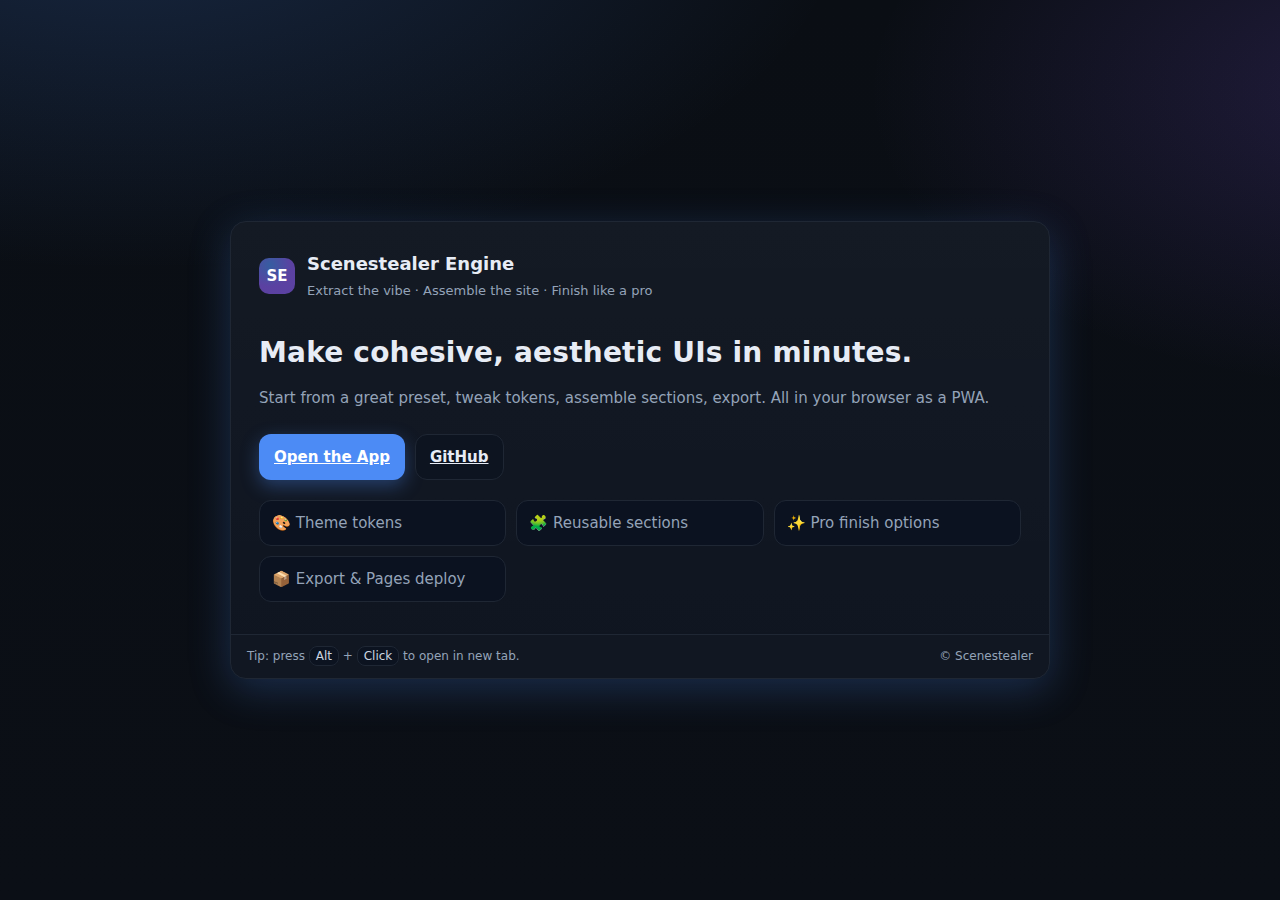
<file: index.html>
<!doctype html>
<html lang="en">
<head>
<meta charset="utf-8" />
<meta name="viewport" content="width=device-width, initial-scale=1" />
<title>Scenestealer Engine</title>
<meta name="description" content="Preset → tokens → sections → pro finish → export. Build aesthetic UIs fast." />
<link rel="icon" href="data:image/svg+xml,<svg xmlns='http://www.w3.org/2000/svg' viewBox='0 0 64 64'><circle cx='32' cy='32' r='30' fill='%234c8bf5'/><path d='M18 40c8 4 20 4 28 0-2 6-8 10-14 10s-12-4-14-10Z' fill='white'/><circle cx='26' cy='26' r='4' fill='white'/><circle cx='38' cy='26' r='4' fill='white'/></svg>">
<meta property="og:title" content="Scenestealer Engine" />
<meta property="og:description" content="Extract the vibe. Assemble the site. Finish like a pro." />
<meta property="og:type" content="website" />
<style>
  :root{ --bg:#0b0f16; --ink:#e7ecf5; --muted:#94a3b8; --primary:#4c8bf5; --accent:#8b5cf6;
         --card:#0f1520; --border:#1f2734; --radius:16px; --glow:0 10px 40px rgba(76,139,245,.25) }
  *{box-sizing:border-box} html,body{height:100%}
  body{ margin:0; font:15px/1.6 ui-sans-serif,system-ui,-apple-system,Segoe UI,Roboto,Helvetica,Arial;
        color:var(--ink);
        background:
          radial-gradient(1200px 600px at 10% -10%, rgba(76,139,245,.20), transparent 60%),
          radial-gradient(900px 500px at 110% 10%, rgba(139,92,246,.18), transparent 60%),
          linear-gradient(180deg,#0a0e14,#0b0f16);}
  .wrap{min-height:100%;display:grid;place-items:center;padding:28px}
  .card{width:min(820px,94vw);background:linear-gradient(180deg,rgba(255,255,255,.02),rgba(255,255,255,0)) , var(--card);
        border:1px solid var(--border);border-radius:var(--radius);box-shadow:var(--glow);overflow:hidden}
  .top{padding:28px 28px 0;display:flex;align-items:center;gap:12px}
  .logo{width:36px;height:36px;border-radius:10px;background:radial-gradient(60% 60% at 30% 20%,rgba(76,139,245,.6),rgba(139,92,246,.6));
        display:grid;place-items:center;color:#fff;font-weight:900}
  .brand h1{margin:0;font-size:18px}.brand p{margin:2px 0 0;color:var(--muted);font-size:13px}
  .hero{padding:24px 28px 32px;display:grid;gap:10px}
  .hero h2{margin:6px 0 0;font-size:28px;letter-spacing:.2px}
  .hero p{margin:0;color:var(--muted)}
  .cta{display:flex;flex-wrap:wrap;gap:10px;margin-top:14px}
  .btn{appearance:none;border:1px solid var(--border);background:#0d1420;color:var(--ink);
       padding:10px 14px;border-radius:12px;font-weight:700;cursor:pointer}
  .btn.primary{background:var(--primary);border-color:transparent;color:#fff;box-shadow:0 6px 18px rgba(76,139,245,.35)}
  .btn:hover{opacity:.96;transform:translateY(-1px)}
  .features{display:grid;grid-template-columns:repeat(auto-fit,minmax(200px,1fr));gap:10px;margin-top:10px}
  .chip{border:1px solid var(--border);border-radius:12px;padding:10px 12px;background:#0b1220;color:var(--muted)}
  .foot{display:flex;justify-content:space-between;align-items:center;border-top:1px solid var(--border);
        padding:12px 16px;color:var(--muted);font-size:12px;background:rgba(255,255,255,.01)}
  .kbd{border:1px solid var(--border);padding:2px 6px;border-radius:8px;background:#0c1320;color:#cbd5e1;font-size:12px}
  @media (max-width:640px){ .hero h2{font-size:22px} }
</style>
</head>
<body>
<div class="wrap">
  <section class="card">
    <div class="top">
      <div class="logo">SE</div>
      <div class="brand">
        <h1>Scenestealer Engine</h1>
        <p>Extract the vibe · Assemble the site · Finish like a pro</p>
      </div>
    </div>
    <div class="hero">
      <h2>Make cohesive, aesthetic UIs in minutes.</h2>
      <p>Start from a great preset, tweak tokens, assemble sections, export. All in your browser as a PWA.</p>
      <div class="cta">
        <a class="btn primary" href="./apps/web/">Open the App</a>
        <button class="btn" id="installBtn" hidden>Install PWA</button>
        <a class="btn" href="https://github.com/dtslib1979/scenestealer-engine" target="_blank" rel="noreferrer">GitHub</a>
      </div>
      <div class="features">
        <div class="chip">🎨 Theme tokens</div>
        <div class="chip">🧩 Reusable sections</div>
        <div class="chip">✨ Pro finish options</div>
        <div class="chip">📦 Export & Pages deploy</div>
      </div>
    </div>
    <div class="foot">
      <span>Tip: press <span class="kbd">Alt</span> + <span class="kbd">Click</span> to open in new tab.</span>
      <span>© Scenestealer</span>
    </div>
  </section>
</div>
<script>
  setTimeout(()=>{ window.location.href = "./apps/web/"; }, 900);
  let deferred; window.addEventListener('beforeinstallprompt',(e)=>{e.preventDefault(); deferred=e;
    const b=document.getElementById('installBtn'); b.hidden=false; b.onclick=async()=>{b.disabled=true; deferred.prompt(); await deferred.userChoice; deferred=null;}
  });
</script>
</body>
</html>
</file>
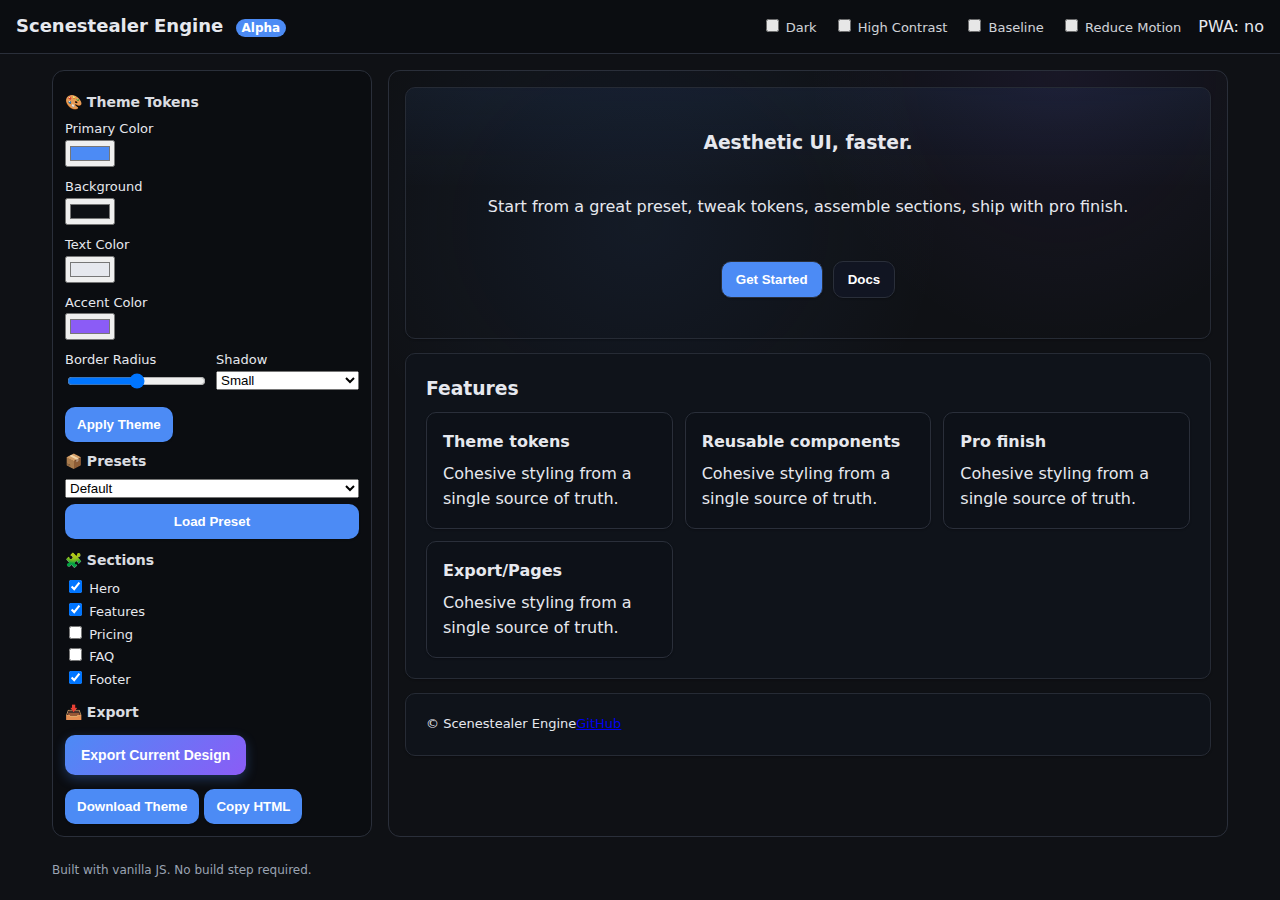
<file: editor/index.html>
<!doctype html>
<html lang="en">
<head>
  <meta charset="utf-8" />
  <meta name="viewport" content="width=device-width, initial-scale=1" />
  <title>Scenestealer Engine - Design Tool</title>
  <link rel="stylesheet" href="style.css">
  <link rel="manifest" href="manifest.webmanifest">
</head>
<body>
  <div class="topbar">
    <h1>Scenestealer Engine <span class="badge">Alpha</span></h1>
    <div class="toggles">
      <label><input type="checkbox" id="toggleDark"> Dark</label>
      <label><input type="checkbox" id="toggleHiContrast"> High Contrast</label>
      <label><input type="checkbox" id="toggleBaseline"> Baseline</label>
      <label><input type="checkbox" id="toggleReduceMotion"> Reduce Motion</label>
      <span>PWA: <span id="pwaStatus">no</span></span>
    </div>
  </div>

  <div class="layout">
    <div class="panel">
      <h2>🎨 Theme Tokens</h2>
      <div class="field">
        <label>Primary Color</label>
        <input type="color" id="colorPrimary" value="#4c8bf5">
      </div>
      <div class="field">
        <label>Background</label>
        <input type="color" id="colorBg" value="#0f1115">
      </div>
      <div class="field">
        <label>Text Color</label>
        <input type="color" id="colorFg" value="#e6e8ee">
      </div>
      <div class="field">
        <label>Accent Color</label>
        <input type="color" id="colorAccent" value="#8b5cf6">
      </div>
      <div class="grid">
        <div class="field">
          <label>Border Radius</label>
          <input type="range" id="radius" min="0" max="20" value="10">
        </div>
        <div class="field">
          <label>Shadow</label>
          <select id="shadow">
            <option value="none">None</option>
            <option value="sm" selected>Small</option>
            <option value="md">Medium</option>
            <option value="lg">Large</option>
          </select>
        </div>
      </div>
      <button id="applyTheme">Apply Theme</button>

      <h2>📦 Presets</h2>
      <div class="field">
        <select id="presetSelect">
          <option value="default">Default</option>
          <option value="minimal">Minimal</option>
          <option value="vibrant">Vibrant</option>
        </select>
        <button id="loadPreset">Load Preset</button>
      </div>

      <h2>🧩 Sections</h2>
      <div class="field">
        <label><input type="checkbox" class="sectionToggle" data-id="hero" checked> Hero</label>
        <label><input type="checkbox" class="sectionToggle" data-id="features" checked> Features</label>
        <label><input type="checkbox" class="sectionToggle" data-id="pricing"> Pricing</label>
        <label><input type="checkbox" class="sectionToggle" data-id="faq"> FAQ</label>
        <label><input type="checkbox" class="sectionToggle" data-id="footer" checked> Footer</label>
      </div>

      <h2>📥 Export</h2>
      <button id="exportDesign" class="export-primary">Export Current Design</button>
      <button id="downloadTheme">Download Theme</button>
      <button id="copyHTML">Copy HTML</button>
    </div>

    <div class="preview" id="preview">
      <!-- Generated content will appear here -->
    </div>
  </div>

  <div class="footnote">
    Built with vanilla JS. No build step required.
  </div>

  <script src="export.js"></script>
  <script src="app.js"></script>
  <script>
    // Register service worker
    if ('serviceWorker' in navigator) {
      navigator.serviceWorker.register('./sw.js').then(registration => {
        console.log('Service Worker registered:', registration)
      }).catch(error => {
        console.log('Service Worker registration failed:', error)
      })
    }
  </script>
</body>
</html>
</file>
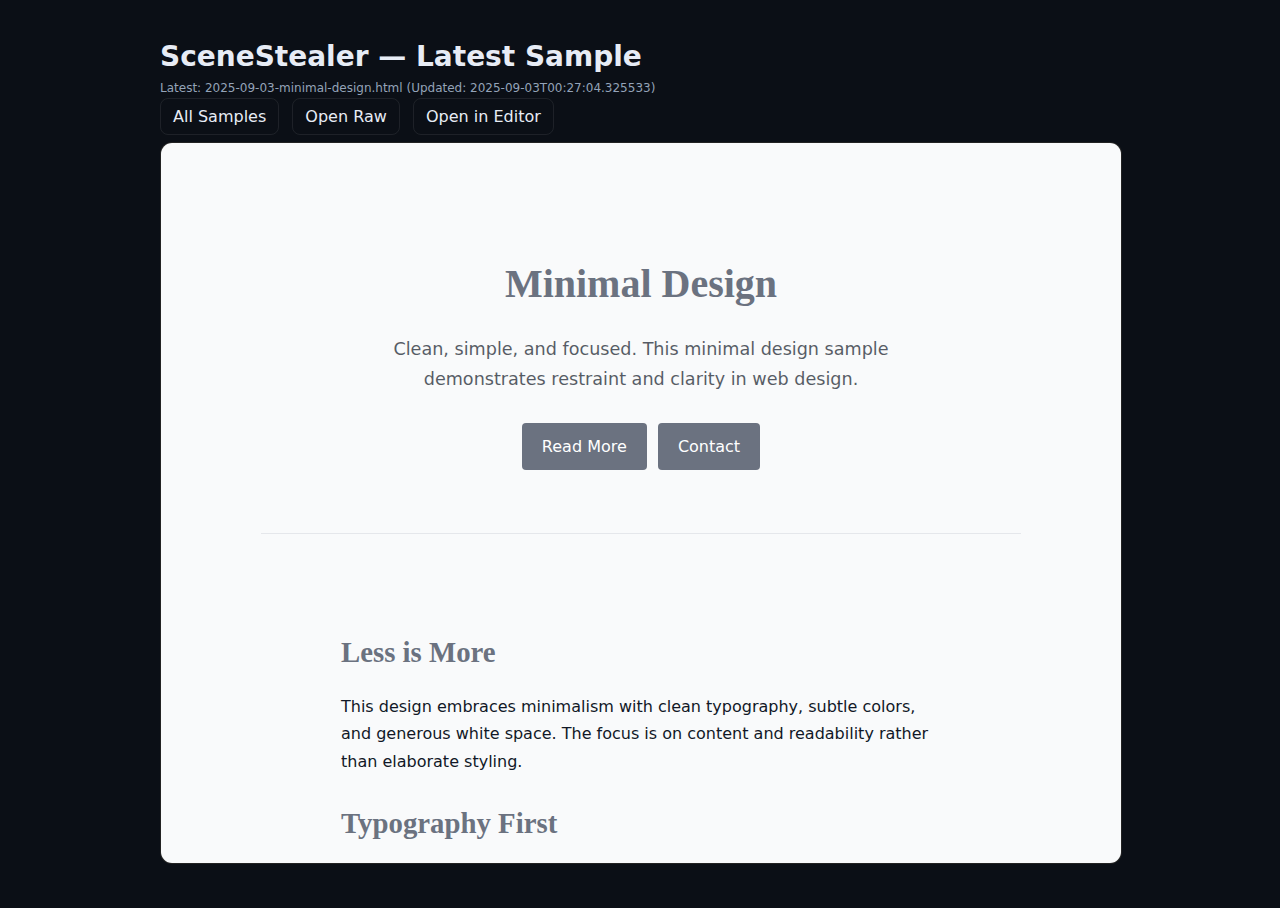
<file: web/index.html>
<!doctype html>
<html lang="en"><head>
<meta charset="utf-8"><meta name="viewport" content="width=device-width,initial-scale=1"/>
<title>SceneStealer — Latest</title>
<style>
body{font-family:system-ui,-apple-system,Segoe UI,Roboto,Arial;background:#0b0f16;color:#e7ecf5;margin:0}
.wrap{max-width:960px;margin:40px auto;padding:0 16px}
h1{font-size:28px;margin-bottom:8px}
a.btn{border:1px solid rgba(255,255,255,.08);padding:8px 12px;border-radius:8px;color:#e7ecf5;text-decoration:none;margin-right:8px}
.frame{width:100%;height:80vh;border:1px solid rgba(255,255,255,.08);border-radius:12px;margin-top:16px;background:#111}
.meta{color:#94a3b8;font-size:12px;margin-top:6px}
</style>
</head><body>
<div class="wrap">
  <h1>SceneStealer — Latest Sample</h1>
  <div class="meta">Latest: 2025-09-03-minimal-design.html (Updated: 2025-09-03T00:27:04.325533)</div>
  <div style="margin-top:12px">
    <a class="btn" href="./archive.html">All Samples</a>
    <a class="btn" href="../samples/2025-09-03-minimal-design.html" target="_blank">Open Raw</a>
    <a class="btn" href="../editor/index.html?load=../samples/2025-09-03-minimal-design.html" target="_blank">Open in Editor</a>
  </div>
  <iframe class="frame" src="../samples/2025-09-03-minimal-design.html"></iframe>
</div>
</body></html>
</file>
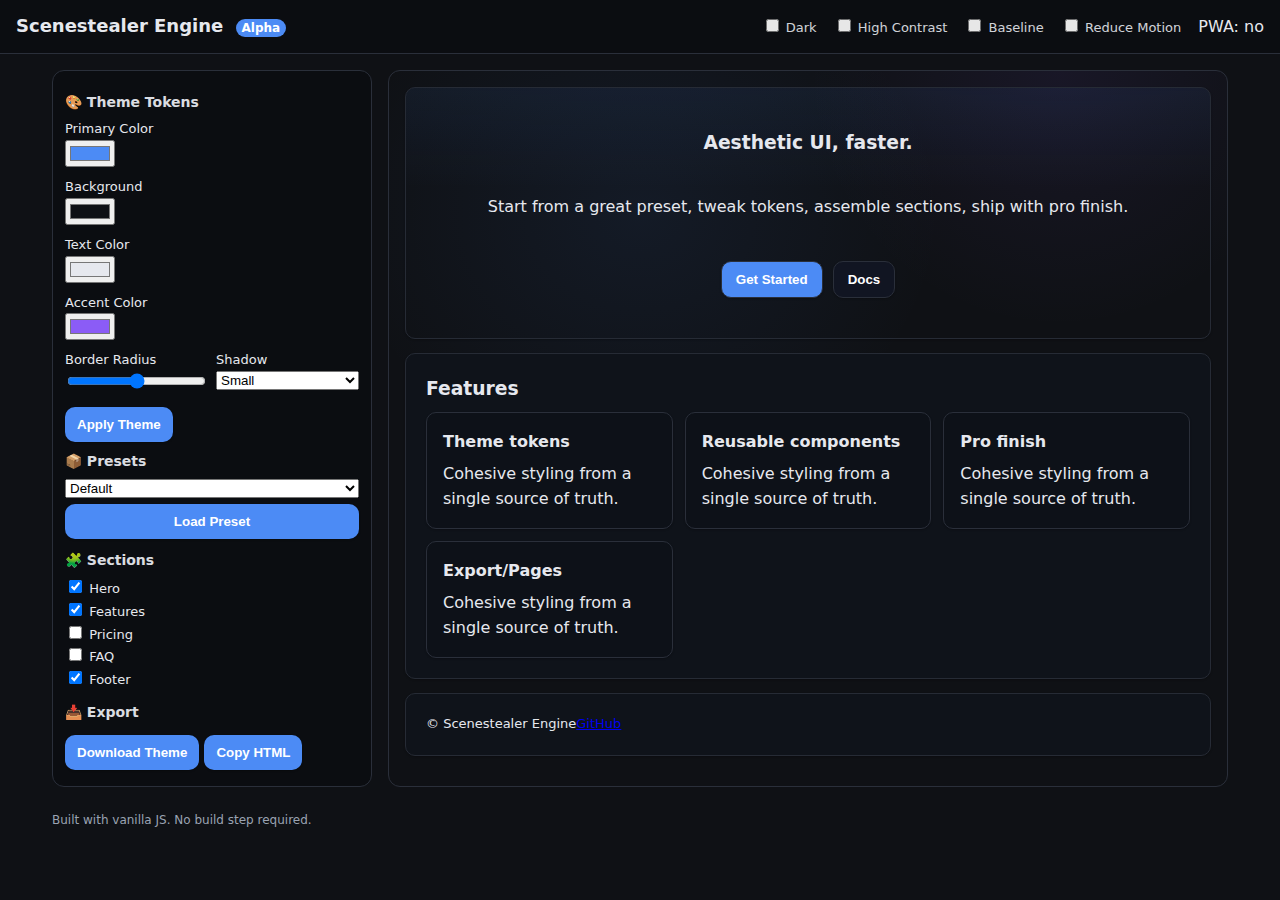
<file: apps/web/index.html>
<!doctype html>
<html lang="en">
<head>
  <meta charset="utf-8" />
  <meta name="viewport" content="width=device-width, initial-scale=1" />
  <title>Scenestealer Engine - Design Tool</title>
  <link rel="stylesheet" href="style.css">
  <link rel="manifest" href="manifest.webmanifest">
</head>
<body>
  <div class="topbar">
    <h1>Scenestealer Engine <span class="badge">Alpha</span></h1>
    <div class="toggles">
      <label><input type="checkbox" id="toggleDark"> Dark</label>
      <label><input type="checkbox" id="toggleHiContrast"> High Contrast</label>
      <label><input type="checkbox" id="toggleBaseline"> Baseline</label>
      <label><input type="checkbox" id="toggleReduceMotion"> Reduce Motion</label>
      <span>PWA: <span id="pwaStatus">no</span></span>
    </div>
  </div>

  <div class="layout">
    <div class="panel">
      <h2>🎨 Theme Tokens</h2>
      <div class="field">
        <label>Primary Color</label>
        <input type="color" id="colorPrimary" value="#4c8bf5">
      </div>
      <div class="field">
        <label>Background</label>
        <input type="color" id="colorBg" value="#0f1115">
      </div>
      <div class="field">
        <label>Text Color</label>
        <input type="color" id="colorFg" value="#e6e8ee">
      </div>
      <div class="field">
        <label>Accent Color</label>
        <input type="color" id="colorAccent" value="#8b5cf6">
      </div>
      <div class="grid">
        <div class="field">
          <label>Border Radius</label>
          <input type="range" id="radius" min="0" max="20" value="10">
        </div>
        <div class="field">
          <label>Shadow</label>
          <select id="shadow">
            <option value="none">None</option>
            <option value="sm" selected>Small</option>
            <option value="md">Medium</option>
            <option value="lg">Large</option>
          </select>
        </div>
      </div>
      <button id="applyTheme">Apply Theme</button>

      <h2>📦 Presets</h2>
      <div class="field">
        <select id="presetSelect">
          <option value="default">Default</option>
          <option value="minimal">Minimal</option>
          <option value="vibrant">Vibrant</option>
        </select>
        <button id="loadPreset">Load Preset</button>
      </div>

      <h2>🧩 Sections</h2>
      <div class="field">
        <label><input type="checkbox" class="sectionToggle" data-id="hero" checked> Hero</label>
        <label><input type="checkbox" class="sectionToggle" data-id="features" checked> Features</label>
        <label><input type="checkbox" class="sectionToggle" data-id="pricing"> Pricing</label>
        <label><input type="checkbox" class="sectionToggle" data-id="faq"> FAQ</label>
        <label><input type="checkbox" class="sectionToggle" data-id="footer" checked> Footer</label>
      </div>

      <h2>📥 Export</h2>
      <button id="downloadTheme">Download Theme</button>
      <button id="copyHTML">Copy HTML</button>
    </div>

    <div class="preview" id="preview">
      <!-- Generated content will appear here -->
    </div>
  </div>

  <div class="footnote">
    Built with vanilla JS. No build step required.
  </div>

  <script src="app.js"></script>
  <script src="sw.js"></script>
</body>
</html>
</file>
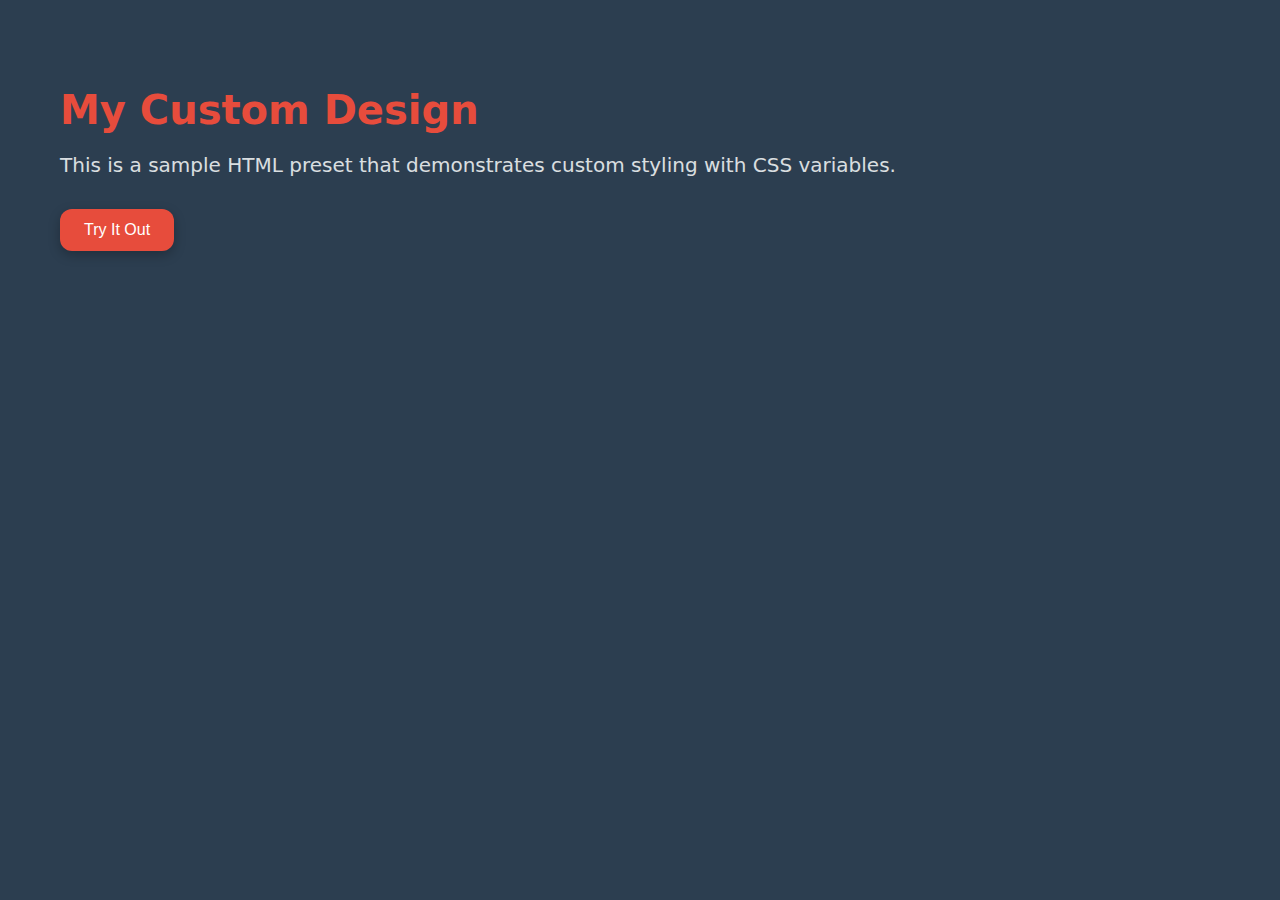
<file: presets/mydesign2.html>
<!doctype html>
<html lang="en">
<head>
  <meta charset="utf-8" />
  <meta name="viewport" content="width=device-width, initial-scale=1" />
  <title>My Custom Design</title>
  <style>
:root {
  --color-primary: #e74c3c;
  --color-bg: #2c3e50;
  --color-fg: #ecf0f1;
  --color-accent: #f39c12;
  --radius: 12px;
  --shadow: 0 4px 12px rgba(0,0,0,.25);
}

* { box-sizing: border-box; }
body { 
  margin: 0; 
  font-family: ui-sans-serif, system-ui; 
  background: var(--color-bg); 
  color: var(--color-fg); 
}
.section { padding: 60px 20px; max-width: 1200px; margin: 0 auto; }
.hero h1 { font-size: 2.5rem; margin-bottom: 1rem; color: var(--color-primary); }
.hero p { font-size: 1.25rem; margin-bottom: 2rem; opacity: 0.9; }
.btn { 
  background: var(--color-primary); 
  color: white; 
  padding: 12px 24px; 
  border: none; 
  border-radius: var(--radius); 
  font-size: 1rem;
  cursor: pointer;
  box-shadow: var(--shadow);
}
.btn:hover { filter: brightness(1.1); }
  </style>
</head>
<body>
  <section class="section hero">
    <h1>My Custom Design</h1>
    <p>This is a sample HTML preset that demonstrates custom styling with CSS variables.</p>
    <button class="btn">Try It Out</button>
  </section>
</body>
</html>
</file>
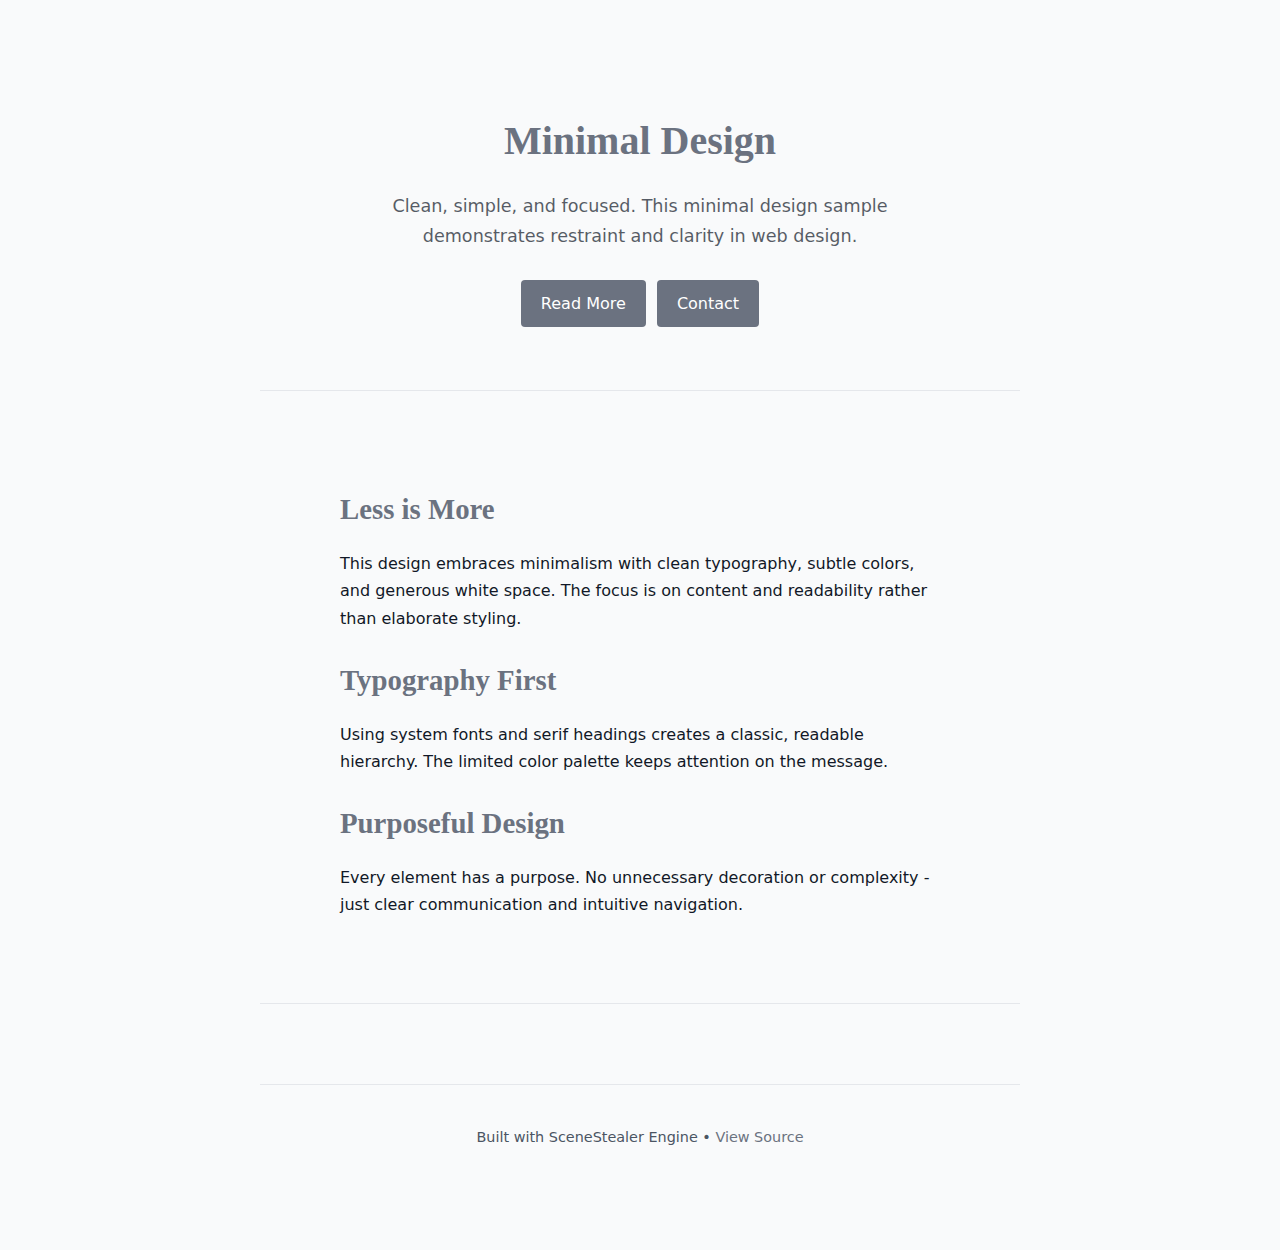
<file: samples/2025-09-03-minimal-design.html>
<!doctype html>
<html lang="en">
<head>
  <meta charset="utf-8" />
  <meta name="viewport" content="width=device-width, initial-scale=1" />
  <title>Minimal Design - SceneStealer Engine</title>
  <style>
:root {
  --color-primary: #6b7280;
  --color-bg: #f9fafb;
  --color-fg: #111827;
  --color-accent: #4b5563;
  --radius: 4px;
  --shadow: none;
  --font-body: ui-sans-serif, system-ui, -apple-system, Segoe UI, Roboto, Noto Sans, Helvetica, Arial;
  --font-heading: ui-serif, Georgia, Times;
}

* { box-sizing: border-box; }
body { 
  margin: 0; 
  font-family: var(--font-body); 
  background: var(--color-bg); 
  color: var(--color-fg); 
  line-height: 1.7; 
}

.container { 
  max-width: 800px; 
  margin: 0 auto; 
  padding: 20px; 
}

.section { 
  padding: 30px 0; 
}

.hero { 
  text-align: center; 
  padding: 60px 0; 
  border-bottom: 1px solid #e5e7eb;
}

.hero h1 { 
  font-family: var(--font-heading);
  font-size: 2.5rem; 
  margin-bottom: 15px; 
  color: var(--color-primary);
  font-weight: 700;
}

.hero p { 
  font-size: 1.1rem; 
  opacity: 0.7; 
  margin-bottom: 25px; 
  max-width: 500px;
  margin-left: auto;
  margin-right: auto;
}

.btn {
  display: inline-block;
  padding: 10px 20px;
  background: var(--color-primary);
  color: white;
  text-decoration: none;
  border-radius: var(--radius);
  border: none;
  cursor: pointer;
  font-weight: 500;
  margin: 3px;
  transition: background-color 0.2s;
}

.btn:hover { background: var(--color-accent); }

.content {
  max-width: 600px;
  margin: 40px auto;
  text-align: left;
}

.content h2 {
  font-family: var(--font-heading);
  color: var(--color-primary);
  margin-bottom: 15px;
  font-size: 1.8rem;
  font-weight: 600;
}

.content p {
  margin-bottom: 15px;
  color: var(--color-fg);
}

.footer {
  text-align: center;
  padding: 40px 0;
  border-top: 1px solid #e5e7eb;
  margin-top: 40px;
  font-size: 0.9rem;
  color: var(--color-accent);
}

.footer a {
  color: var(--color-primary);
  text-decoration: none;
}
  </style>
</head>
<body>
  <div class="container">
    <section class="section hero">
      <h1>Minimal Design</h1>
      <p>Clean, simple, and focused. This minimal design sample demonstrates restraint and clarity in web design.</p>
      <div class="cta">
        <a href="#" class="btn">Read More</a>
        <a href="#" class="btn">Contact</a>
      </div>
    </section>

    <section class="section content">
      <h2>Less is More</h2>
      <p>This design embraces minimalism with clean typography, subtle colors, and generous white space. The focus is on content and readability rather than elaborate styling.</p>
      
      <h2>Typography First</h2>
      <p>Using system fonts and serif headings creates a classic, readable hierarchy. The limited color palette keeps attention on the message.</p>

      <h2>Purposeful Design</h2>
      <p>Every element has a purpose. No unnecessary decoration or complexity - just clear communication and intuitive navigation.</p>
    </section>

    <section class="section footer">
      <div class="footer">
        Built with SceneStealer Engine • 
        <a href="https://github.com/dtslib1979/scenestealer-engine" target="_blank" rel="noreferrer">View Source</a>
      </div>
    </section>
  </div>
</body>
</html>
</file>
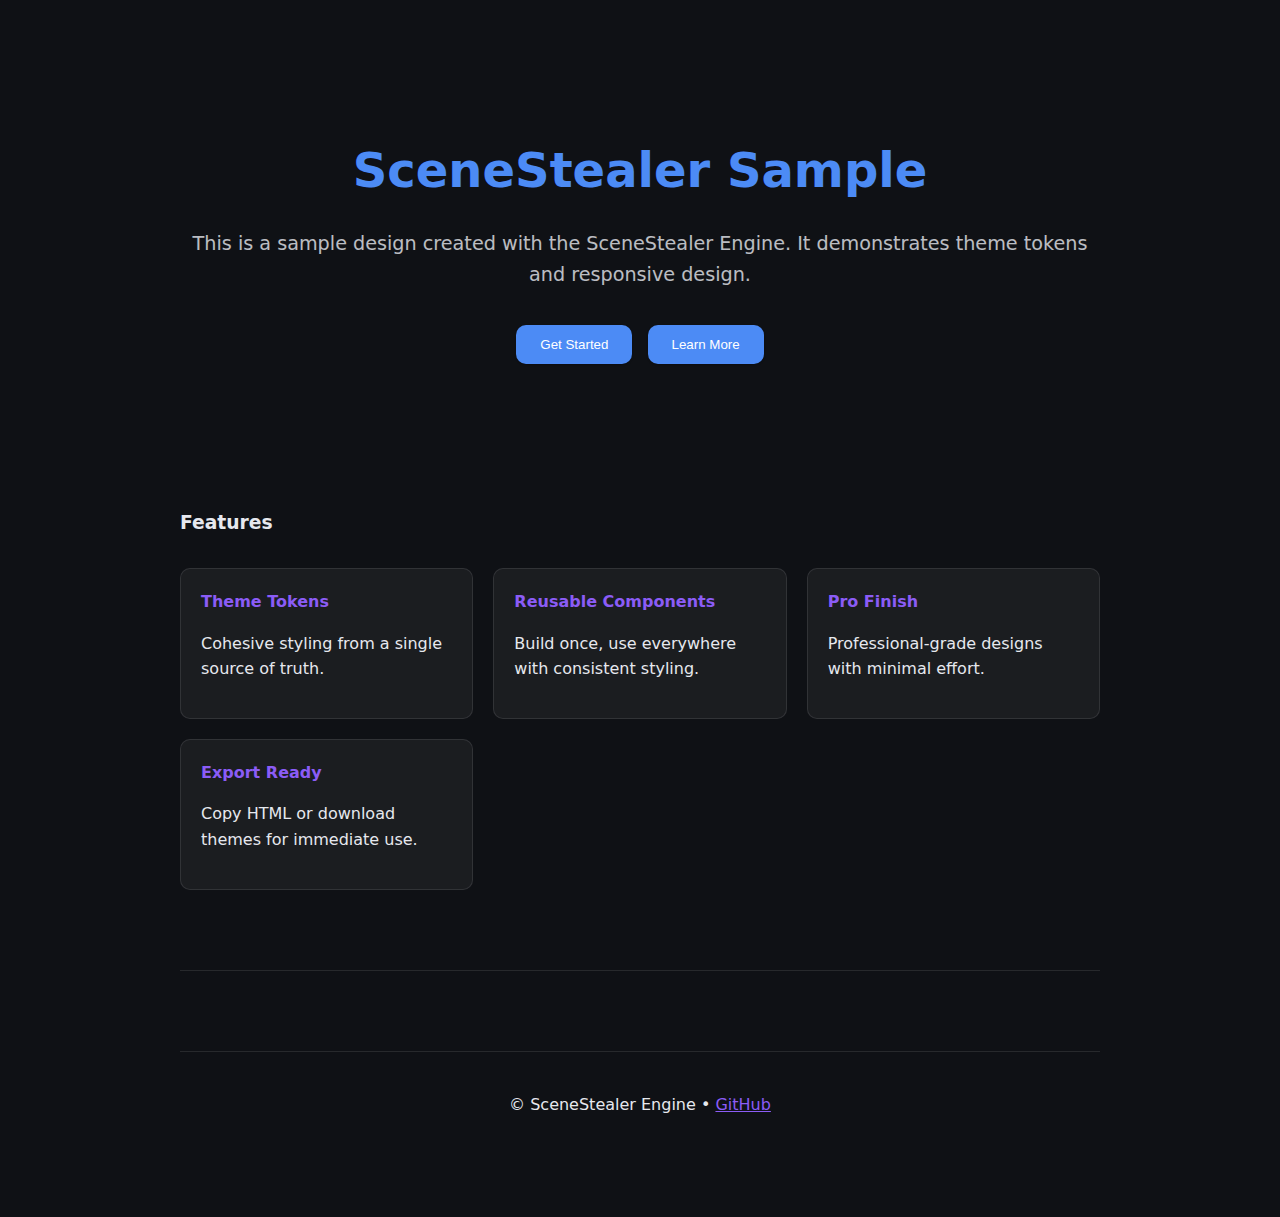
<file: samples/2025-09-03-sample1.html>
<!doctype html>
<html lang="en">
<head>
  <meta charset="utf-8" />
  <meta name="viewport" content="width=device-width, initial-scale=1" />
  <title>Sample Design - SceneStealer Engine</title>
  <style>
:root {
  --color-primary: #4c8bf5;
  --color-bg: #0f1115;
  --color-fg: #e6e8ee;
  --color-accent: #8b5cf6;
  --radius: 10px;
  --shadow: 0 1px 2px rgba(0,0,0,.25);
  --font-body: ui-sans-serif, system-ui, -apple-system, Segoe UI, Roboto, Noto Sans, Helvetica, Arial;
  --font-heading: ui-sans-serif, system-ui, -apple-system, Segoe UI, Roboto, Noto Sans, Helvetica, Arial;
}

* { box-sizing: border-box; }
body { 
  margin: 0; 
  font-family: var(--font-body); 
  background: var(--color-bg); 
  color: var(--color-fg); 
  line-height: 1.6; 
}

.container { 
  max-width: 960px; 
  margin: 0 auto; 
  padding: 20px; 
}

.section { 
  padding: 40px 0; 
}

.hero { 
  text-align: center; 
  padding: 80px 0; 
}

.hero h1 { 
  font-size: 3rem; 
  margin-bottom: 20px; 
  color: var(--color-primary); 
}

.hero p { 
  font-size: 1.2rem; 
  opacity: 0.8; 
  margin-bottom: 30px; 
}

.btn {
  display: inline-block;
  padding: 12px 24px;
  background: var(--color-primary);
  color: white;
  text-decoration: none;
  border-radius: var(--radius);
  border: none;
  cursor: pointer;
  font-weight: 500;
  margin: 5px;
  box-shadow: var(--shadow);
  transition: opacity 0.2s;
}

.btn:hover { opacity: 0.9; }

.grid-layout {
  display: grid;
  grid-template-columns: repeat(auto-fit, minmax(250px, 1fr));
  gap: 20px;
  margin-top: 30px;
}

.card {
  background: rgba(255,255,255,0.05);
  padding: 20px;
  border-radius: var(--radius);
  border: 1px solid rgba(255,255,255,0.1);
}

.card strong {
  color: var(--color-accent);
  display: block;
  margin-bottom: 10px;
}

.footer {
  text-align: center;
  padding: 40px 0;
  border-top: 1px solid rgba(255,255,255,0.1);
  margin-top: 40px;
}
  </style>
</head>
<body>
  <div class="container">
    <section class="section hero">
      <h1>SceneStealer Sample</h1>
      <p>This is a sample design created with the SceneStealer Engine. It demonstrates theme tokens and responsive design.</p>
      <div class="cta">
        <button class="btn">Get Started</button>
        <button class="btn">Learn More</button>
      </div>
    </section>

    <section class="section features">
      <h3>Features</h3>
      <div class="grid-layout">
        <div class="card">
          <strong>Theme Tokens</strong>
          <p>Cohesive styling from a single source of truth.</p>
        </div>
        <div class="card">
          <strong>Reusable Components</strong>
          <p>Build once, use everywhere with consistent styling.</p>
        </div>
        <div class="card">
          <strong>Pro Finish</strong>
          <p>Professional-grade designs with minimal effort.</p>
        </div>
        <div class="card">
          <strong>Export Ready</strong>
          <p>Copy HTML or download themes for immediate use.</p>
        </div>
      </div>
    </section>

    <section class="section footer">
      <div class="footer">
        <span>© SceneStealer Engine</span> • 
        <a href="https://github.com/dtslib1979/scenestealer-engine" target="_blank" rel="noreferrer" style="color: var(--color-accent);">GitHub</a>
      </div>
    </section>
  </div>
</body>
</html>
</file>
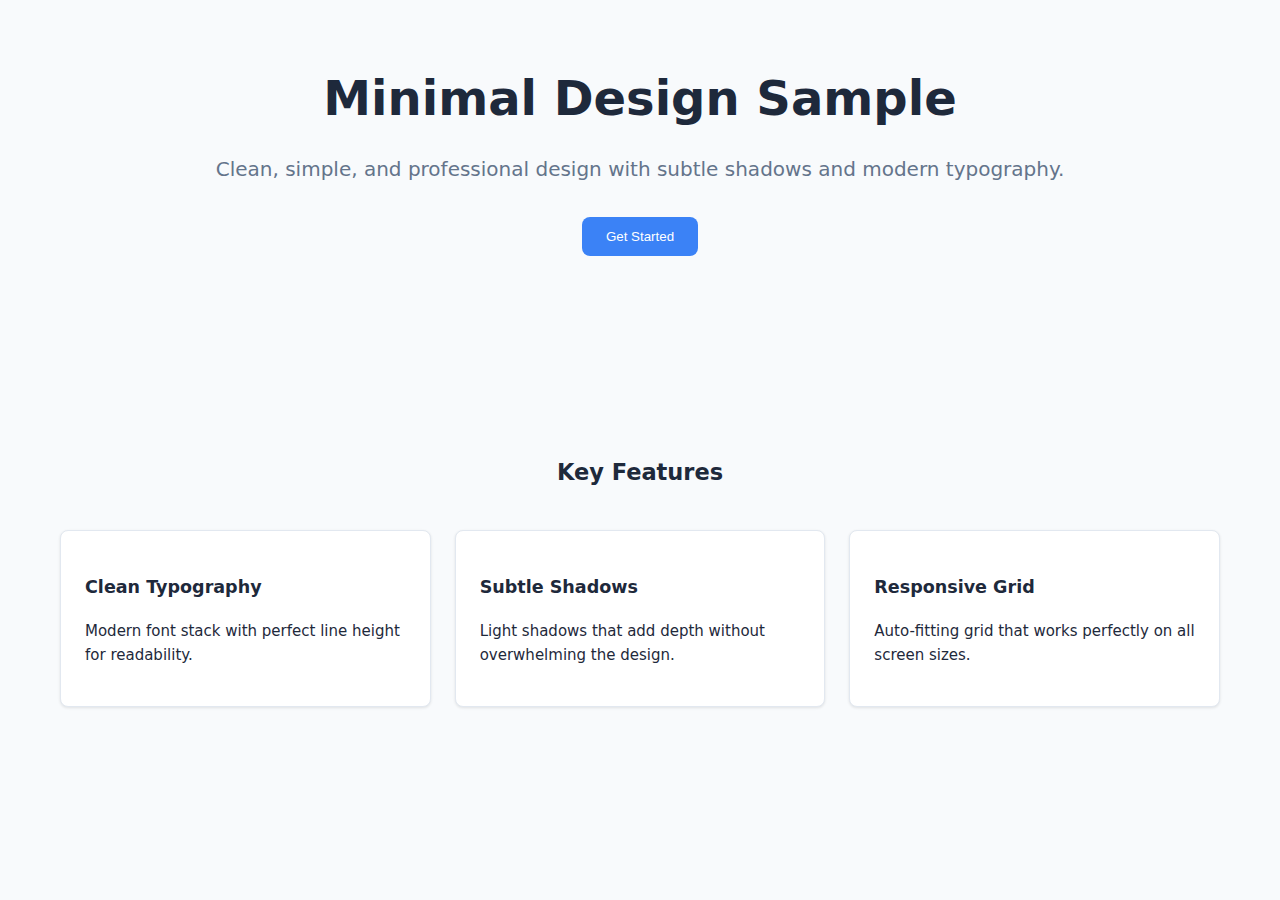
<file: samples/sample-1-minimal.html>
<!doctype html>
<html lang="en">
<head>
  <meta charset="utf-8" />
  <meta name="viewport" content="width=device-width, initial-scale=1" />
  <title>Minimal Design Sample - Scenestealer Engine</title>
  <style>
    :root{
      --bg:#f8fafc; --ink:#1e293b; --muted:#64748b; --primary:#3b82f6; --accent:#8b5cf6;
      --card:#ffffff; --border:#e2e8f0; --radius:8px; --shadow: 0 1px 3px rgba(0,0,0,.1);
    }
    *{box-sizing:border-box}
    body{
      margin:0; font: 15px/1.6 ui-sans-serif,system-ui,-apple-system,Segoe UI,Roboto,Helvetica,Arial;
      color:var(--ink); background:var(--bg);
    }
    .container{max-width:1200px; margin:0 auto; padding:0 20px}
    .section{padding:60px 0}
    .hero{text-align:center}
    .hero h1{font-size:48px; margin:0 0 16px; color:var(--ink)}
    .hero p{font-size:20px; color:var(--muted); margin:0 0 32px}
    .btn{
      display:inline-block; padding:12px 24px; background:var(--primary); 
      color:white; text-decoration:none; border-radius:var(--radius);
      border:none; cursor:pointer; font-weight:500;
    }
    .btn:hover{background:#2563eb}
    .card{
      background:var(--card); padding:24px; border-radius:var(--radius);
      box-shadow:var(--shadow); border:1px solid var(--border);
    }
    .grid{display:grid; grid-template-columns:repeat(auto-fit, minmax(300px, 1fr)); gap:24px}
    .features{margin:60px 0}
    .features h2{text-align:center; margin-bottom:40px}
  </style>
</head>
<body>
  <div class="container">
    <section class="section hero">
      <h1>Minimal Design Sample</h1>
      <p>Clean, simple, and professional design with subtle shadows and modern typography.</p>
      <button class="btn">Get Started</button>
    </section>

    <section class="section features">
      <h2>Key Features</h2>
      <div class="grid">
        <div class="card">
          <h3>Clean Typography</h3>
          <p>Modern font stack with perfect line height for readability.</p>
        </div>
        <div class="card">
          <h3>Subtle Shadows</h3>
          <p>Light shadows that add depth without overwhelming the design.</p>
        </div>
        <div class="card">
          <h3>Responsive Grid</h3>
          <p>Auto-fitting grid that works perfectly on all screen sizes.</p>
        </div>
      </div>
    </section>
  </div>
</body>
</html>
</file>
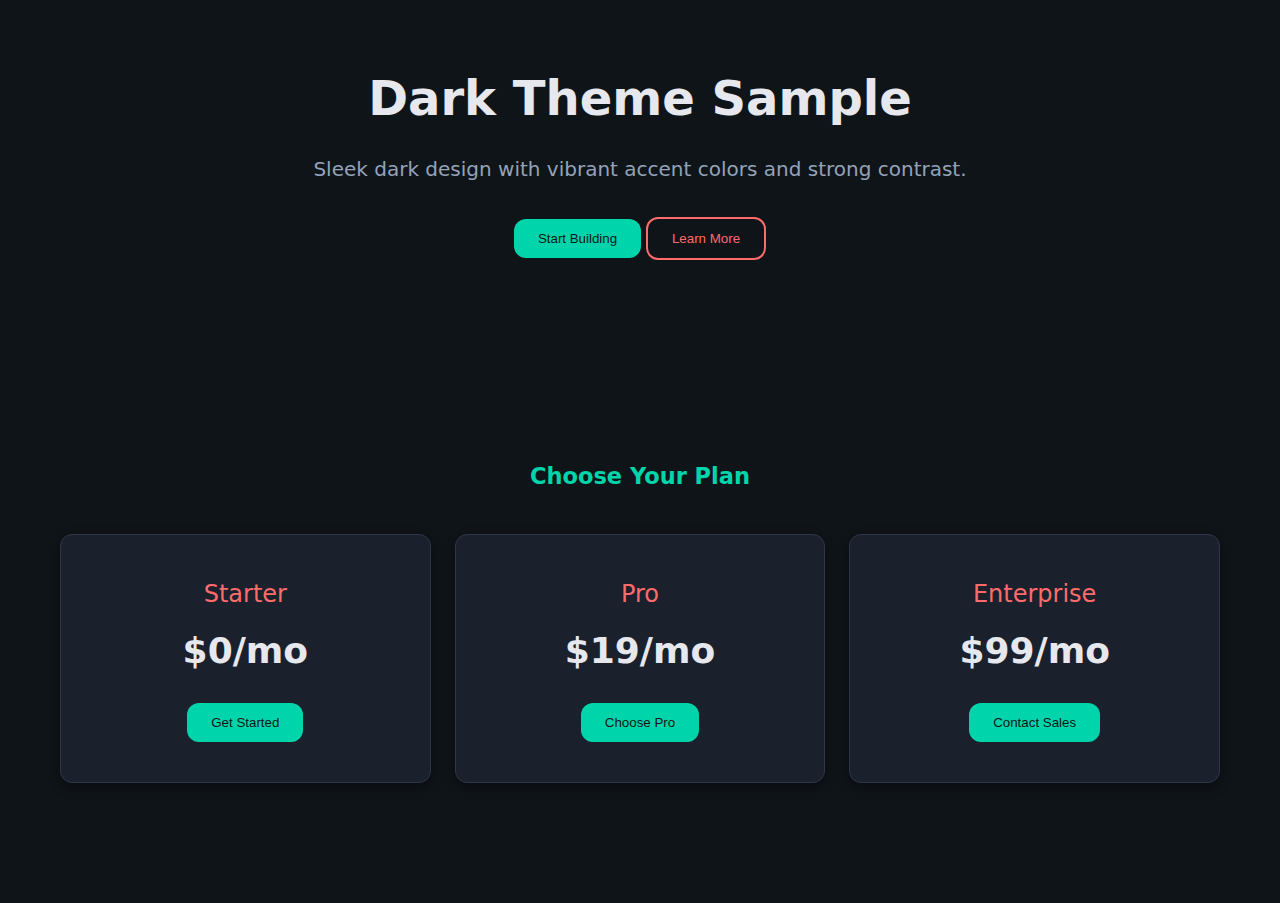
<file: samples/sample-2-dark.html>
<!doctype html>
<html lang="en">
<head>
  <meta charset="utf-8" />
  <meta name="viewport" content="width=device-width, initial-scale=1" />
  <title>Dark Theme Sample - Scenestealer Engine</title>
  <style>
    :root{
      --bg:#0f1419; --ink:#e6e8ee; --muted:#94a3b8; --primary:#00d4aa; --accent:#ff6b6b;
      --card:#1a202c; --border:#2d3748; --radius:12px; --shadow: 0 4px 12px rgba(0,0,0,.4);
    }
    *{box-sizing:border-box}
    body{
      margin:0; font: 15px/1.6 ui-sans-serif,system-ui,-apple-system,Segoe UI,Roboto,Helvetica,Arial;
      color:var(--ink); background:var(--bg);
    }
    .container{max-width:1200px; margin:0 auto; padding:0 20px}
    .section{padding:60px 0}
    .hero{text-align:center}
    .hero h1{font-size:48px; margin:0 0 16px; color:var(--ink)}
    .hero p{font-size:20px; color:var(--muted); margin:0 0 32px}
    .btn{
      display:inline-block; padding:12px 24px; background:var(--primary); 
      color:var(--bg); text-decoration:none; border-radius:var(--radius);
      border:none; cursor:pointer; font-weight:500;
    }
    .btn:hover{background:#00c29a}
    .btn.secondary{background:transparent; border:2px solid var(--accent); color:var(--accent)}
    .btn.secondary:hover{background:var(--accent); color:var(--bg)}
    .card{
      background:var(--card); padding:24px; border-radius:var(--radius);
      box-shadow:var(--shadow); border:1px solid var(--border);
    }
    .grid{display:grid; grid-template-columns:repeat(auto-fit, minmax(300px, 1fr)); gap:24px}
    .pricing{margin:60px 0}
    .pricing h2{text-align:center; margin-bottom:40px; color:var(--primary)}
    .tier{text-align:center; padding:40px 24px}
    .tier .name{font-size:24px; margin-bottom:8px; color:var(--accent)}
    .tier .price{font-size:36px; font-weight:bold; margin-bottom:24px}
  </style>
</head>
<body>
  <div class="container">
    <section class="section hero">
      <h1>Dark Theme Sample</h1>
      <p>Sleek dark design with vibrant accent colors and strong contrast.</p>
      <button class="btn">Start Building</button>
      <button class="btn secondary">Learn More</button>
    </section>

    <section class="section pricing">
      <h2>Choose Your Plan</h2>
      <div class="grid">
        <div class="card tier">
          <div class="name">Starter</div>
          <div class="price">$0/mo</div>
          <button class="btn">Get Started</button>
        </div>
        <div class="card tier">
          <div class="name">Pro</div>
          <div class="price">$19/mo</div>
          <button class="btn">Choose Pro</button>
        </div>
        <div class="card tier">
          <div class="name">Enterprise</div>
          <div class="price">$99/mo</div>
          <button class="btn">Contact Sales</button>
        </div>
      </div>
    </section>
  </div>
</body>
</html>
</file>
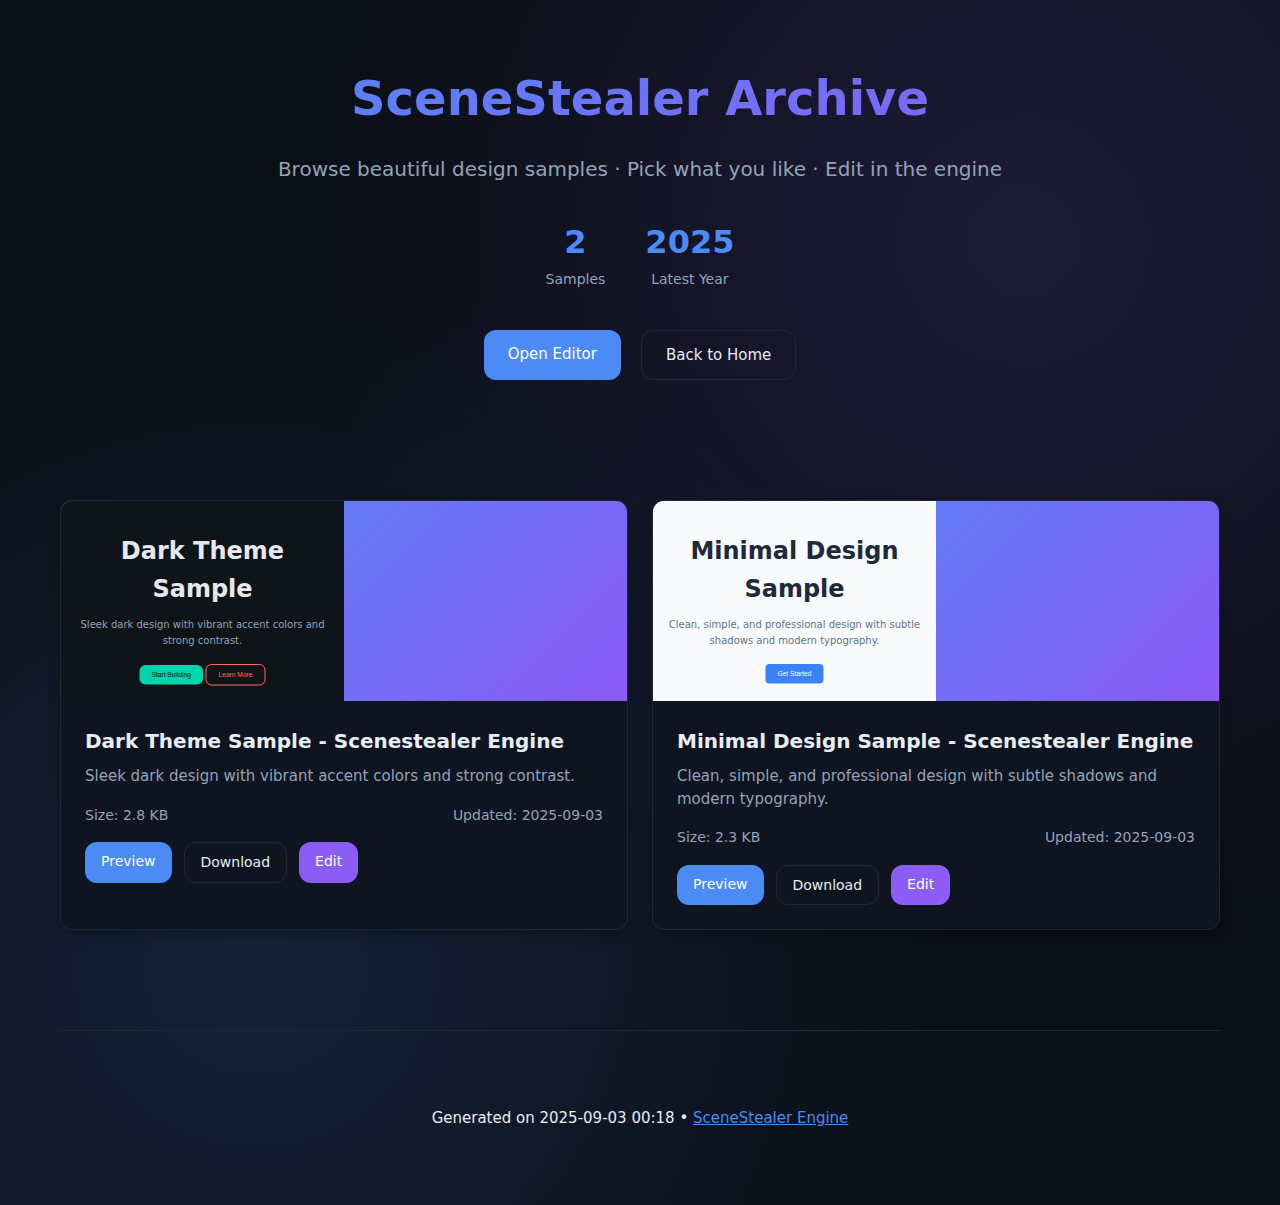
<file: web/archive.html>
<!doctype html>
<html lang="en">
<head>
  <meta charset="utf-8" />
  <meta name="viewport" content="width=device-width, initial-scale=1" />
  <title>SceneStealer Archive - Design Samples</title>
  <meta name="description" content="Browse and download beautiful design samples created with SceneStealer Engine" />
  <style>
    :root{
      --bg:#0b0f16; --ink:#e7ecf5; --muted:#94a3b8; --primary:#4c8bf5; --accent:#8b5cf6;
      --card:#0f1520; --border:#1f2734; --radius:12px; 
      --shadow: 0 4px 12px rgba(0,0,0,.25);
      --glow: 0 10px 40px rgba(76,139,245,.25);
    }
    *{box-sizing:border-box}
    body{
      margin:0; font: 15px/1.6 ui-sans-serif,system-ui,-apple-system,Segoe UI,Roboto,Helvetica,Arial;
      color:var(--ink); background:var(--bg);
      background-image: 
        radial-gradient(circle at 20% 80%, rgba(76,139,245,.15) 0%, transparent 50%),
        radial-gradient(circle at 80% 20%, rgba(139,92,246,.15) 0%, transparent 50%);
    }
    .container{max-width:1200px; margin:0 auto; padding:0 20px}
    .header{text-align:center; padding:60px 0 40px}
    .header h1{font-size:48px; margin:0 0 16px; background:linear-gradient(135deg, var(--primary), var(--accent)); 
               background-clip:text; -webkit-background-clip:text; color:transparent}
    .header p{font-size:20px; color:var(--muted); margin:0 0 32px}
    .stats{display:flex; justify-content:center; gap:40px; margin-bottom:40px}
    .stat{text-align:center}
    .stat-number{font-size:32px; font-weight:bold; color:var(--primary)}
    .stat-label{color:var(--muted); font-size:14px}
    .nav{display:flex; justify-content:center; gap:20px; margin-bottom:40px}
    .btn{
      display:inline-block; padding:12px 24px; background:var(--primary); 
      color:white; text-decoration:none; border-radius:var(--radius);
      border:none; cursor:pointer; font-weight:500; transition:all 0.2s;
    }
    .btn:hover{transform:translateY(-2px); box-shadow:var(--glow)}
    .btn.secondary{background:transparent; border:1px solid var(--border); color:var(--ink)}
    .btn.secondary:hover{background:var(--card); border-color:var(--primary)}
    .grid{display:grid; grid-template-columns:repeat(auto-fill, minmax(400px, 1fr)); gap:24px; padding:40px 0}
    .sample-card{
      background:var(--card); border-radius:var(--radius); 
      box-shadow:var(--shadow); border:1px solid var(--border);
      overflow:hidden; transition:all 0.3s;
    }
    .sample-card:hover{transform:translateY(-4px); box-shadow:var(--glow)}
    .sample-preview{
      height:200px; background:linear-gradient(135deg, var(--primary), var(--accent));
      position:relative; overflow:hidden;
    }
    .sample-preview iframe{width:100%; height:400px; transform:scale(0.5); transform-origin:top left; border:none}
    .sample-info{padding:24px}
    .sample-title{font-size:20px; font-weight:600; margin:0 0 8px; color:var(--ink)}
    .sample-description{color:var(--muted); margin:0 0 16px; line-height:1.5}
    .sample-meta{display:flex; justify-content:space-between; color:var(--muted); font-size:14px; margin-bottom:16px}
    .sample-actions{display:flex; gap:12px}
    .btn-small{padding:8px 16px; font-size:14px}
    .footer{text-align:center; padding:60px 0; border-top:1px solid var(--border); margin-top:60px}
    @media (max-width:640px){
      .header h1{font-size:32px}
      .grid{grid-template-columns:1fr; gap:16px}
      .stats{flex-direction:column; gap:20px}
    }
  </style>
</head>
<body>
  <div class="container">
    <div class="header">
      <h1>SceneStealer Archive</h1>
      <p>Browse beautiful design samples · Pick what you like · Edit in the engine</p>
      
      <div class="stats">
        <div class="stat">
          <div class="stat-number">2</div>
          <div class="stat-label">Samples</div>
        </div>
        <div class="stat">
          <div class="stat-number">2025</div>
          <div class="stat-label">Latest Year</div>
        </div>
      </div>
      
      <div class="nav">
        <a href="../editor/" class="btn">Open Editor</a>
        <a href="/" class="btn secondary">Back to Home</a>
      </div>
    </div>

    <div class="grid">
      <div class="sample-card">
        <div class="sample-preview">
          <iframe src="../samples/sample-2-dark.html" loading="lazy"></iframe>
        </div>
        <div class="sample-info">
          <div class="sample-title">Dark Theme Sample - Scenestealer Engine</div>
          <div class="sample-description">Sleek dark design with vibrant accent colors and strong contrast.</div>
          <div class="sample-meta">
            <span>Size: 2.8 KB</span>
            <span>Updated: 2025-09-03</span>
          </div>
          <div class="sample-actions">
            <a href="../samples/sample-2-dark.html" target="_blank" class="btn btn-small">Preview</a>
            <a href="../samples/sample-2-dark.html" download class="btn btn-small secondary">Download</a>
            <a href="../editor/?sample=sample-2-dark.html" class="btn btn-small" style="background:var(--accent)">Edit</a>
          </div>
        </div>
      </div>
      <div class="sample-card">
        <div class="sample-preview">
          <iframe src="../samples/sample-1-minimal.html" loading="lazy"></iframe>
        </div>
        <div class="sample-info">
          <div class="sample-title">Minimal Design Sample - Scenestealer Engine</div>
          <div class="sample-description">Clean, simple, and professional design with subtle shadows and modern typography.</div>
          <div class="sample-meta">
            <span>Size: 2.3 KB</span>
            <span>Updated: 2025-09-03</span>
          </div>
          <div class="sample-actions">
            <a href="../samples/sample-1-minimal.html" target="_blank" class="btn btn-small">Preview</a>
            <a href="../samples/sample-1-minimal.html" download class="btn btn-small secondary">Download</a>
            <a href="../editor/?sample=sample-1-minimal.html" class="btn btn-small" style="background:var(--accent)">Edit</a>
          </div>
        </div>
      </div>
    </div>

    <div class="footer">
      <p>Generated on 2025-09-03 00:18 • <a href="https://github.com/dtslib1979/scenestealer-engine" style="color:var(--primary)">SceneStealer Engine</a></p>
    </div>
  </div>
</body>
</html>
</file>
<file: editor/style.css>
:root{
  --color-bg:#0f1115;
  --color-fg:#e6e8ee;
  --color-primary:#4c8bf5;
  --color-accent:#8b5cf6;
  --radius:10px;
  --shadow:0 1px 2px rgba(0,0,0,.25);
  --font-body: ui-sans-serif, system-ui, -apple-system, Segoe UI, Roboto, Noto Sans, Helvetica, Arial, "Apple Color Emoji","Segoe UI Emoji";
  --font-heading: ui-sans-serif, system-ui, -apple-system, Segoe UI, Roboto, Noto Sans, Helvetica, Arial, "Apple Color Emoji","Segoe UI Emoji";
  
  /* Smooth transitions for theme changes */
  --transition-fast: 0.15s ease-out;
  --transition-smooth: 0.3s ease-out;
  --transition-slow: 0.5s ease-out;
}

*{box-sizing:border-box}
html,body{height:100%}
body{
  margin:0;
  background:var(--color-bg);
  color:var(--color-fg);
  font-family:var(--font-body);
  line-height:1.6;
  transition: background-color var(--transition-smooth), color var(--transition-smooth);
}

.topbar{
  display:flex;align-items:center;justify-content:space-between;
  padding:12px 16px;border-bottom:1px solid #2a2f3a;background:#0b0d11;position:sticky;top:0;z-index:10;
}
.topbar h1{font-size:18px;margin:0;font-family:var(--font-heading)}
.badge{background:var(--color-primary);color:#fff;padding:2px 6px;border-radius:999px;margin-left:6px;font-size:12px}
.toggles label{margin-right:12px;font-size:13px;opacity:.9}

.layout{display:grid;grid-template-columns:320px 1fr;gap:16px;max-width:1200px;margin:16px auto;padding:0 12px}
.panel{border:1px solid #2a2f3a;border-radius:12px;padding:12px;background:#0b0d11}
.panel h2{margin:8px 0 6px 0;font-size:14px;opacity:.95}
.field{display:flex;flex-direction:column;margin-bottom:10px;font-size:13px}
.grid{display:grid;grid-template-columns:1fr 1fr;gap:8px}

button{
  background:var(--color-primary);color:#fff;border:0;border-radius:calc(var(--radius));
  padding:10px 12px;cursor:pointer;box-shadow:var(--shadow);font-weight:600;margin-top:6px;
  transition: all var(--transition-fast);
}
button:hover{opacity:.95;transform:translateY(-1px)}
button:active{transform:translateY(1px)}

/* Special styling for export button */
.export-primary {
  background: linear-gradient(135deg, var(--color-primary), var(--color-accent));
  font-size: 14px;
  padding: 12px 16px;
  margin-bottom: 8px;
  box-shadow: 0 4px 12px rgba(76,139,245,0.3);
}

.preview{border:1px solid #2a2f3a;border-radius:12px;min-height:60vh;padding:16px;position:relative;overflow:auto;background:
  radial-gradient(60% 60% at 30% 20%, rgba(76,139,245,.08), transparent 60%),
  radial-gradient(50% 60% at 80% 0%, rgba(139,92,246,.08), transparent 60%)}

.section{
  border:1px solid #262b35;border-radius:calc(var(--radius));padding:20px;margin-bottom:14px;
  background:#0f131a;box-shadow:var(--shadow);
  transition: all var(--transition-smooth);
  opacity: 1;
  transform: translateY(0);
}
.section.section-enter {
  opacity: 0;
  transform: translateY(-10px);
}
.section h3{margin:0 0 8px 0;color:var(--color-fg);transition: color var(--transition-smooth)}

.hero{padding:40px;display:grid;gap:12px;text-align:center;background:
  linear-gradient(180deg, rgba(76,139,245,.08), transparent 40%)}
.hero .cta{display:flex;gap:10px;justify-content:center;margin-top:8px}
.hero .btn{padding:10px 14px;border-radius:calc(var(--radius));border:1px solid #2a2f3a;background:#111522}
.hero .btn.primary{background:var(--color-primary);color:#fff}

.features .grid{display:grid;grid-template-columns:repeat(auto-fit,minmax(220px,1fr));gap:12px}
.card{border:1px solid #2a2f3a;border-radius:calc(var(--radius));padding:16px;background:#0d1118;box-shadow:var(--shadow)}

.pricing .tiers{display:grid;grid-template-columns:repeat(auto-fit,minmax(240px,1fr));gap:12px}
.tier{border:1px solid #2a2f3a;border-radius:calc(var(--radius));padding:18px;background:#0d1118}
.tier .price{font-size:28px;font-weight:800;margin:6px 0;color:var(--color-primary)}

.faq details{border:1px solid #2a2f3a;border-radius:calc(var(--radius));padding:10px 14px;background:#0d1118;margin-bottom:8px}

.footer{display:flex;justify-content:space-between;align-items:center;font-size:13px}

.baseline body{background-image:linear-gradient(rgba(255,255,255,.06) 1px, transparent 1px);background-size:100% 8px}
.high-contrast{--color-fg:#ffffff;--color-bg:#0a0c10}
.reduce-motion *{transition:none !important;animation:none !important}

.footnote{max-width:1200px;margin:0 auto;padding:8px 12px;color:#9aa3b2;font-size:12px}
@media (max-width:900px){.layout{grid-template-columns:1fr}}
</file>
<file: apps/web/style.css>
:root{
  --color-bg:#0f1115;
  --color-fg:#e6e8ee;
  --color-primary:#4c8bf5;
  --color-accent:#8b5cf6;
  --radius:10px;
  --shadow:0 1px 2px rgba(0,0,0,.25);
  --font-body: ui-sans-serif, system-ui, -apple-system, Segoe UI, Roboto, Noto Sans, Helvetica, Arial, "Apple Color Emoji","Segoe UI Emoji";
  --font-heading: ui-sans-serif, system-ui, -apple-system, Segoe UI, Roboto, Noto Sans, Helvetica, Arial, "Apple Color Emoji","Segoe UI Emoji";
}

*{box-sizing:border-box}
html,body{height:100%}
body{
  margin:0;
  background:var(--color-bg);
  color:var(--color-fg);
  font-family:var(--font-body);
  line-height:1.6;
}

.topbar{
  display:flex;align-items:center;justify-content:space-between;
  padding:12px 16px;border-bottom:1px solid #2a2f3a;background:#0b0d11;position:sticky;top:0;z-index:10;
}
.topbar h1{font-size:18px;margin:0;font-family:var(--font-heading)}
.badge{background:var(--color-primary);color:#fff;padding:2px 6px;border-radius:999px;margin-left:6px;font-size:12px}
.toggles label{margin-right:12px;font-size:13px;opacity:.9}

.layout{display:grid;grid-template-columns:320px 1fr;gap:16px;max-width:1200px;margin:16px auto;padding:0 12px}
.panel{border:1px solid #2a2f3a;border-radius:12px;padding:12px;background:#0b0d11}
.panel h2{margin:8px 0 6px 0;font-size:14px;opacity:.95}
.field{display:flex;flex-direction:column;margin-bottom:10px;font-size:13px}
.grid{display:grid;grid-template-columns:1fr 1fr;gap:8px}

button{
  background:var(--color-primary);color:#fff;border:0;border-radius:calc(var(--radius));
  padding:10px 12px;cursor:pointer;box-shadow:var(--shadow);font-weight:600;margin-top:6px
}
button:hover{opacity:.95}
button:active{transform:translateY(1px)}

.preview{border:1px solid #2a2f3a;border-radius:12px;min-height:60vh;padding:16px;position:relative;overflow:auto;background:
  radial-gradient(60% 60% at 30% 20%, rgba(76,139,245,.08), transparent 60%),
  radial-gradient(50% 60% at 80% 0%, rgba(139,92,246,.08), transparent 60%)}

.section{border:1px solid #262b35;border-radius:calc(var(--radius));padding:20px;margin-bottom:14px;background:#0f131a;box-shadow:var(--shadow)}
.section h3{margin:0 0 8px 0}

.hero{padding:40px;display:grid;gap:12px;text-align:center;background:
  linear-gradient(180deg, rgba(76,139,245,.08), transparent 40%)}
.hero .cta{display:flex;gap:10px;justify-content:center;margin-top:8px}
.hero .btn{padding:10px 14px;border-radius:calc(var(--radius));border:1px solid #2a2f3a;background:#111522}
.hero .btn.primary{background:var(--color-primary);color:#fff}

.features .grid{display:grid;grid-template-columns:repeat(auto-fit,minmax(220px,1fr));gap:12px}
.card{border:1px solid #2a2f3a;border-radius:calc(var(--radius));padding:16px;background:#0d1118;box-shadow:var(--shadow)}

.pricing .tiers{display:grid;grid-template-columns:repeat(auto-fit,minmax(240px,1fr));gap:12px}
.tier{border:1px solid #2a2f3a;border-radius:calc(var(--radius));padding:18px;background:#0d1118}
.tier .price{font-size:28px;font-weight:800;margin:6px 0;color:var(--color-primary)}

.faq details{border:1px solid #2a2f3a;border-radius:calc(var(--radius));padding:10px 14px;background:#0d1118;margin-bottom:8px}

.footer{display:flex;justify-content:space-between;align-items:center;font-size:13px}

.baseline body{background-image:linear-gradient(rgba(255,255,255,.06) 1px, transparent 1px);background-size:100% 8px}
.high-contrast{--color-fg:#ffffff;--color-bg:#0a0c10}
.reduce-motion *{transition:none !important;animation:none !important}

.footnote{max-width:1200px;margin:0 auto;padding:8px 12px;color:#9aa3b2;font-size:12px}
@media (max-width:900px){.layout{grid-template-columns:1fr}}
</file>
